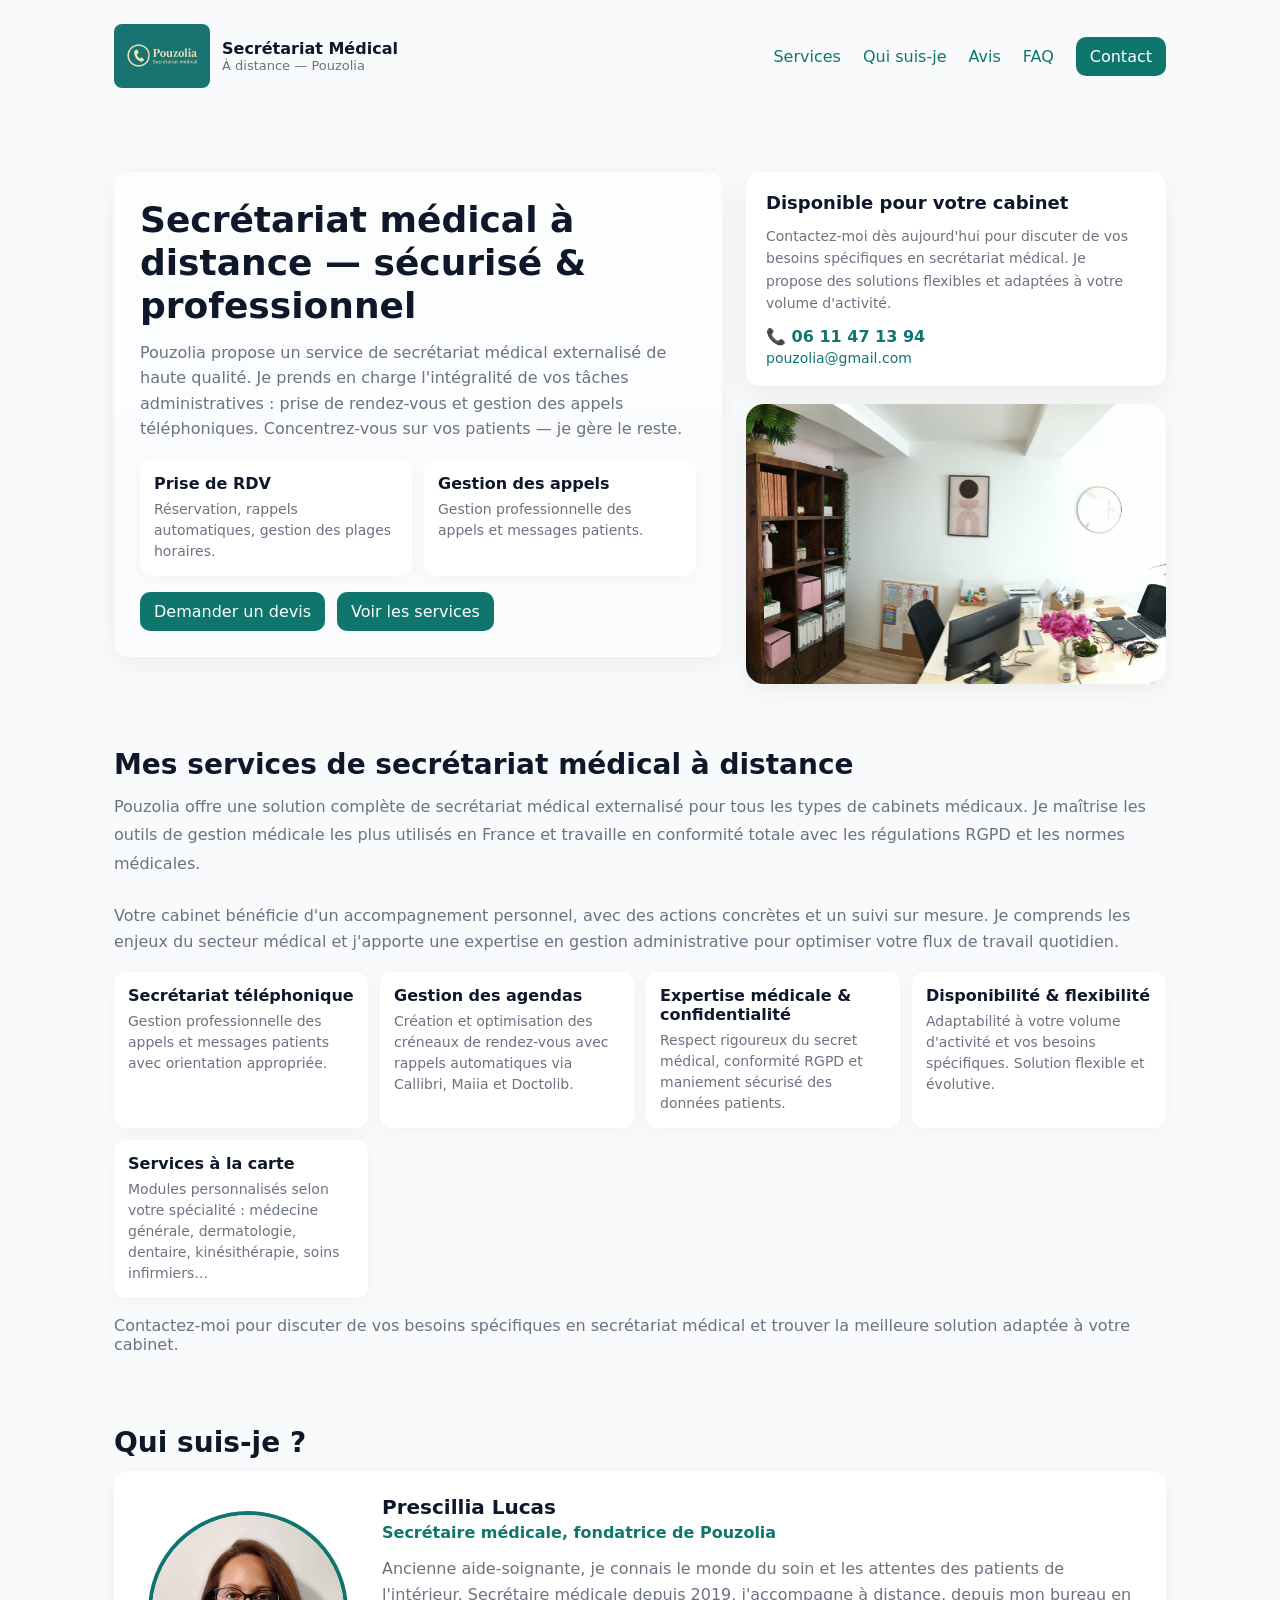
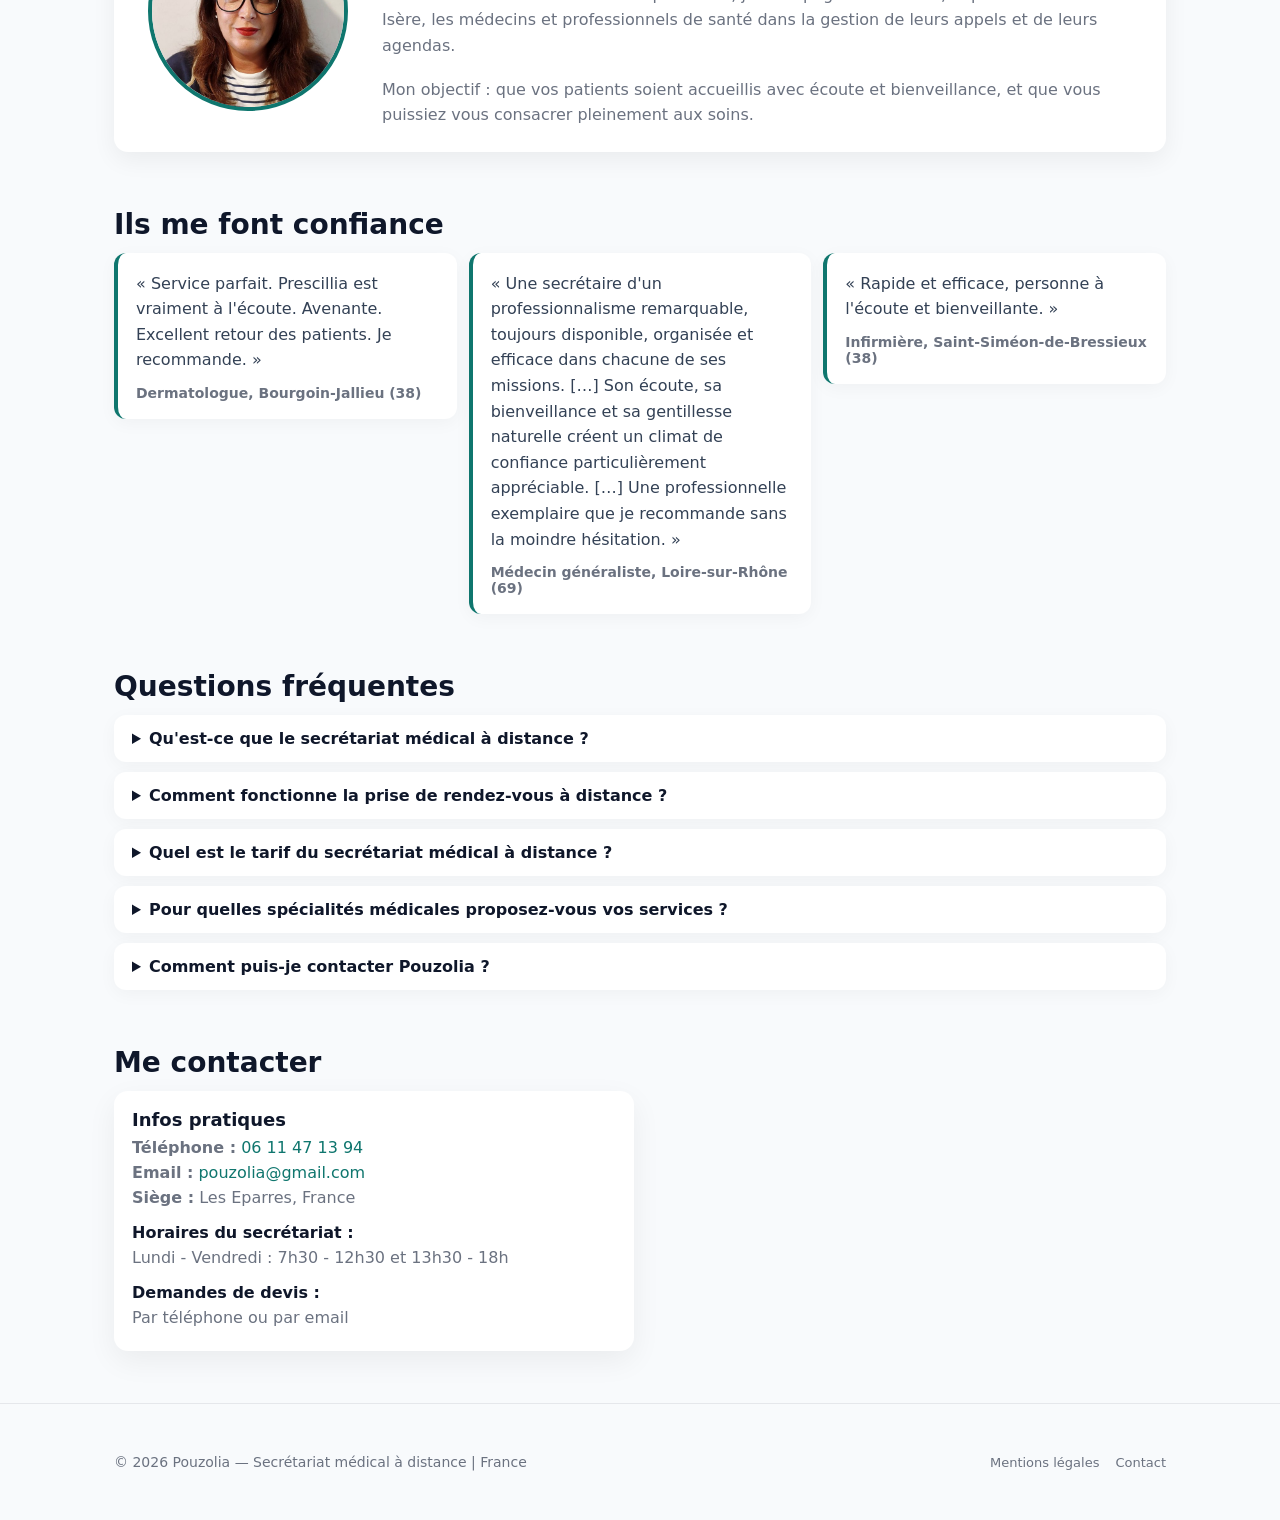
<file: index.html>
<!doctype html>
<html lang="fr">
<head>
  <meta charset="utf-8" />
  <meta name="viewport" content="width=device-width,initial-scale=1" />
  <title>Secrétariat médical à distance — Pouzolia</title>
  <meta name="description" content="Secrétariat médical à distance : gestion des rendez-vous, secrétariat téléphonique pour cabinets médicaux. Service professionnel externalisé." />
  <meta name="author" content="Pouzolia" />
  <meta name="robots" content="index, follow" />
  <meta name="theme-color" content="#0f766e" />
  <meta name="msvalidate.01" content="F98C720ADDB5A69FCB330B4B679A6550" />
  <link rel="canonical" href="https://pouzolia.github.io/" />
  <link rel="manifest" href="manifest.json" />
  <link rel="apple-touch-icon" href="apple-touch-icon.png" />
  
  
  <!-- Open Graph / Facebook -->
  <meta property="og:type" content="website" />
  <meta property="og:url" content="https://pouzolia.github.io/" />
  <meta property="og:title" content="Secrétariat médical à distance — Pouzolia" />
  <meta property="og:description" content="Gestion des rendez-vous et secrétariat téléphonique pour cabinets médicaux. Service professionnel, personnalisé et sécurisé." />
  <meta property="og:site_name" content="Pouzolia" />
  <meta property="og:locale" content="fr_FR" />
  <meta property="og:image" content="https://pouzolia.github.io/pics/partage.jpg" />
  <meta property="og:image:width" content="1200" />
  <meta property="og:image:height" content="630" />
  <meta property="og:image:alt" content="Pouzolia — Secrétariat médical" />
  
  <!-- Twitter -->
  <meta name="twitter:card" content="summary_large_image" />
  <meta name="twitter:image" content="https://pouzolia.github.io/pics/partage.jpg" />
  <meta name="twitter:title" content="Secrétariat médical à distance — Pouzolia" />
  <meta name="twitter:description" content="Service de secrétariat médical à distance pour professionnels de santé" />
  
  <!-- Données structurées JSON-LD pour Google -->
  <script type="application/ld+json">
  {
    "@context": "https://schema.org",
    "@type": "ProfessionalService",
    "name": "Pouzolia",
    "description": "Secrétariat médical à distance : gestion des rendez-vous, secrétariat téléphonique pour cabinets médicaux.",
    "url": "https://pouzolia.github.io/",
    "logo": "https://pouzolia.github.io/pics/logo.jpg",
    "image": "https://pouzolia.github.io/pics/partage.jpg",
    "telephone": "+33611471394",
    "email": "pouzolia@gmail.com",
    "sameAs": [
      "https://www.linkedin.com/company/pouzolia"
    ],
    "address": {
      "@type": "PostalAddress",
      "addressLocality": "Les Éparres",
      "postalCode": "38300",
      "addressCountry": "FR"
    },
    "areaServed": [
      {"@type": "Country", "name": "France"},
      {"@type": "AdministrativeArea", "name": "Isère"},
      {"@type": "AdministrativeArea", "name": "Rhône"},
      {"@type": "AdministrativeArea", "name": "Île-de-France"},
      {"@type": "City", "name": "Lyon"},
      {"@type": "City", "name": "Paris"},
      {"@type": "City", "name": "Grenoble"},
      {"@type": "City", "name": "Bourgoin-Jallieu"},
      {"@type": "City", "name": "L'Isle-d'Abeau"},
      {"@type": "City", "name": "Les Éparres"},
      {"@type": "City", "name": "Saint-Priest"},
      {"@type": "City", "name": "Loire-sur-Rhône"}
    ],
    "openingHoursSpecification": [
      {
        "@type": "OpeningHoursSpecification",
        "dayOfWeek": ["Monday", "Tuesday", "Wednesday", "Thursday", "Friday"],
        "opens": "07:30",
        "closes": "12:30"
      },
      {
        "@type": "OpeningHoursSpecification",
        "dayOfWeek": ["Monday", "Tuesday", "Wednesday", "Thursday", "Friday"],
        "opens": "13:30",
        "closes": "18:00"
      }
    ],
    "hasOfferCatalog": {
      "@type": "OfferCatalog",
      "name": "Services de Secrétariat Médical",
      "itemListElement": [
        {
          "@type": "Offer",
          "name": "Secrétariat téléphonique",
          "description": "Gestion professionnelle des appels, messages patients et orientation vers les bons interlocuteurs.",
          "areaServed": {"@type": "Country", "name": "France"},
          "availability": "https://schema.org/InStock"
        },
        {
          "@type": "Offer",
          "name": "Gestion des agendas",
          "description": "Création et optimisation des créneaux de rendez-vous avec rappels automatiques via Callibri, Maiia et Doctolib.",
          "areaServed": {"@type": "Country", "name": "France"},
          "availability": "https://schema.org/InStock"
        },
        {
          "@type": "Offer",
          "name": "Expertise médicale & confidentialité",
          "description": "Respect rigoureux du secret médical, conformité RGPD et maniement sécurisé des données patients.",
          "areaServed": {"@type": "Country", "name": "France"},
          "availability": "https://schema.org/InStock"
        },
        {
          "@type": "Offer",
          "name": "Disponibilité & flexibilité",
          "description": "Adaptabilité à votre volume d'activité et vos besoins spécifiques. Solution flexible et évolutive.",
          "areaServed": {"@type": "Country", "name": "France"},
          "availability": "https://schema.org/InStock"
        }
      ]
    }
  }
  </script>
  
  <!-- FAQ Schema pour SEO -->
  <script type="application/ld+json">
  {
    "@context": "https://schema.org",
    "@type": "FAQPage",
    "mainEntity": [
        {
          "@type": "Question",
          "name": "Qu'est-ce que le secrétariat médical à distance ?",
          "acceptedAnswer": {
            "@type": "Answer",
            "text": "Le secrétariat médical à distance est un service de gestion administrative pour cabinets médicaux, incluant la prise de rendez-vous et la gestion des appels téléphoniques, depuis un lieu externe."
          }
        },
        {
          "@type": "Question",
          "name": "Comment fonctionne la prise de rendez-vous à distance ?",
          "acceptedAnswer": {
            "@type": "Answer",
            "text": "Je gère vos agendas via les systèmes Callibri, Maiia et Doctolib, avec création de créneaux optimisés et rappels automatiques pour les patients."
          }
        },
        {
          "@type": "Question",
          "name": "Quel est le tarif du secrétariat médical à distance ?",
          "acceptedAnswer": {
            "@type": "Answer",
            "text": "Les tarifs sont transparents et personnalisés selon votre volume d'activité et votre spécialité médicale. Contactez-moi pour un devis détaillé."
          }
        },
        {
          "@type": "Question",
          "name": "Pour quelles spécialités médicales proposez-vous vos services ?",
          "acceptedAnswer": {
            "@type": "Answer",
            "text": "Je travaille avec l'ensemble des professionnels de santé : médecins généralistes et spécialistes (dermatologues…), dentistes, orthodontistes, kinésithérapeutes, infirmiers…"
          }
        },
        {
          "@type": "Question",
          "name": "Comment puis-je contacter Pouzolia ?",
          "acceptedAnswer": {
            "@type": "Answer",
            "text": "Pour une demande de devis, vous pouvez me contacter par téléphone au 06 11 47 13 94 (laissez-moi un message si je suis indisponible) ou par email à pouzolia@gmail.com. Je vous recontacte dans les meilleurs délais. Le secrétariat de vos patients est assuré du lundi au vendredi, de 7h30 à 12h30 et de 13h30 à 18h."
          }
        }
    ]
  }
  </script>
  
  <link rel="icon" href="favicon.ico" sizes="any" />
  
  <link rel="stylesheet" href="style.css?v=6">
</head>
<body>
  <a href="#main" class="skip-link">Aller au contenu principal</a>
  <header>
    <div class="container nav">
      <a href="./" class="brand">
        <img src="pics/logo.jpg" alt="Logo Pouzolia - Secrétariat Médical" width="96" height="64" class="brand-logo">
        <span>
          <span class="brand-name">Secrétariat Médical</span>
          <span class="brand-tagline">À distance — Pouzolia</span>
        </span>
      </a>
      <nav aria-label="Navigation principale">
        <ul>
          <li><a href="#services">Services</a></li>
          <li><a href="#qui-suis-je">Qui suis-je</a></li>
          <li><a href="#avis">Avis</a></li>
          <li><a href="#faq">FAQ</a></li>
          <li><a href="#contact" class="cta">Contact</a></li>
        </ul>
      </nav>
    </div>
  </header>

  <main class="container" id="main">
    <section class="hero">
      <div class="hero-card">
        <h1>Secrétariat médical à distance — sécurisé &amp; professionnel</h1>
        <p class="lead">Pouzolia propose un service de secrétariat médical externalisé de haute qualité. Je prends en charge l'intégralité de vos tâches administratives : prise de rendez-vous et gestion des appels téléphoniques. Concentrez-vous sur vos patients — je gère le reste.</p>
        <div class="grid-2">
          <div class="service">
            <strong>Prise de RDV</strong>
            <p class="service-text">Réservation, rappels automatiques, gestion des plages horaires.</p>
          </div>
          <div class="service">
            <strong>Gestion des appels</strong>
            <p class="service-text">Gestion professionnelle des appels et messages patients.</p>
          </div>
        </div>
        <div class="actions">
          <a href="#contact" class="cta">Demander un devis</a>
          <a href="#services" class="cta">Voir les services</a>
        </div>
      </div>

      <aside class="hero-aside">
        <div class="card">
          <h2 class="card-title">Disponible pour votre cabinet</h2>
          <p class="card-text">Contactez-moi dès aujourd'hui pour discuter de vos besoins spécifiques en secrétariat médical. Je propose des solutions flexibles et adaptées à votre volume d'activité.</p>
          <p class="card-phone">📞 <a href="tel:+33611471394">06 11 47 13 94</a></p>
          <p class="card-email"><a href="mailto:pouzolia@gmail.com">pouzolia@gmail.com</a></p>
        </div>
        <figure class="photo">
          <img src="pics/IMG-20260517-WA0000.jpg" alt="Vue du bureau Pouzolia" width="1828" height="972" loading="lazy">
        </figure>
      </aside>
    </section>

    <section id="services">
      <h2>Mes services de secrétariat médical à distance</h2>
      <p class="section-intro">Pouzolia offre une solution complète de secrétariat médical externalisé pour tous les types de cabinets médicaux. Je maîtrise les outils de gestion médicale les plus utilisés en France et travaille en conformité totale avec les régulations RGPD et les normes médicales.</p>
      <p class="lead">Votre cabinet bénéficie d'un accompagnement personnel, avec des actions concrètes et un suivi sur mesure. Je comprends les enjeux du secteur médical et j'apporte une expertise en gestion administrative pour optimiser votre flux de travail quotidien.</p>
      <div class="features">
        <article class="service">
          <h3>Secrétariat téléphonique</h3>
          <p class="service-text">Gestion professionnelle des appels et messages patients avec orientation appropriée.</p>
        </article>
        <article class="service">
          <h3>Gestion des agendas</h3>
          <p class="service-text">Création et optimisation des créneaux de rendez-vous avec rappels automatiques via Callibri, Maiia et Doctolib.</p>
        </article>
        <article class="service">
          <h3>Expertise médicale &amp; confidentialité</h3>
          <p class="service-text">Respect rigoureux du secret médical, conformité RGPD et maniement sécurisé des données patients.</p>
        </article>
        <article class="service">
          <h3>Disponibilité &amp; flexibilité</h3>
          <p class="service-text">Adaptabilité à votre volume d'activité et vos besoins spécifiques. Solution flexible et évolutive.</p>
        </article>
        <article class="service">
          <h3>Services à la carte</h3>
          <p class="service-text">Modules personnalisés selon votre spécialité : médecine générale, dermatologie, dentaire, kinésithérapie, soins infirmiers…</p>
        </article>
      </div>
      <p class="section-outro">Contactez-moi pour discuter de vos besoins spécifiques en secrétariat médical et trouver la meilleure solution adaptée à votre cabinet.</p>
    </section>

    <section id="qui-suis-je">
      <h2>Qui suis-je ?</h2>
      <div class="about">
        <img src="pics/prescillia-lucas.jpg" alt="Prescillia Lucas, fondatrice de Pouzolia" width="600" height="600" loading="lazy" class="about-photo">
        <div>
          <p class="about-name">Prescillia Lucas</p>
          <p class="about-role">Secrétaire médicale, fondatrice de Pouzolia</p>
          <p class="lead">Ancienne aide-soignante, je connais le monde du soin et les attentes des patients de l'intérieur. Secrétaire médicale depuis 2019, j'accompagne à distance, depuis mon bureau en Isère, les médecins et professionnels de santé dans la gestion de leurs appels et de leurs agendas.</p>
          <p class="lead">Mon objectif : que vos patients soient accueillis avec écoute et bienveillance, et que vous puissiez vous consacrer pleinement aux soins.</p>
        </div>
      </div>
    </section>

    <section id="avis">
      <h2>Ils me font confiance</h2>
      <div class="testimonials">
        <figure class="testimonial">
          <blockquote>
            <p>« Service parfait. Prescillia est vraiment à l'écoute. Avenante. Excellent retour des patients. Je recommande. »</p>
          </blockquote>
          <figcaption>Dermatologue, Bourgoin-Jallieu (38)</figcaption>
        </figure>
        <figure class="testimonial">
          <blockquote>
            <p>« Une secrétaire d'un professionnalisme remarquable, toujours disponible, organisée et efficace dans chacune de ses missions. […] Son écoute, sa bienveillance et sa gentillesse naturelle créent un climat de confiance particulièrement appréciable. […] Une professionnelle exemplaire que je recommande sans la moindre hésitation. »</p>
          </blockquote>
          <figcaption>Médecin généraliste, Loire-sur-Rhône (69)</figcaption>
        </figure>
        <figure class="testimonial">
          <blockquote>
            <p>« Rapide et efficace, personne à l'écoute et bienveillante. »</p>
          </blockquote>
          <figcaption>Infirmière, Saint-Siméon-de-Bressieux (38)</figcaption>
        </figure>
      </div>
    </section>

    <section id="faq">
      <h2>Questions fréquentes</h2>
      <div class="faq">
        <details>
          <summary>Qu'est-ce que le secrétariat médical à distance ?</summary>
          <p>Le secrétariat médical à distance est un service de gestion administrative pour cabinets médicaux, incluant la prise de rendez-vous et la gestion des appels téléphoniques, depuis un lieu externe.</p>
        </details>
        <details>
          <summary>Comment fonctionne la prise de rendez-vous à distance ?</summary>
          <p>Je gère vos agendas via les systèmes Callibri, Maiia et Doctolib, avec création de créneaux optimisés et rappels automatiques pour les patients.</p>
        </details>
        <details>
          <summary>Quel est le tarif du secrétariat médical à distance ?</summary>
          <p>Les tarifs sont transparents et personnalisés selon votre volume d'activité et votre spécialité médicale. Contactez-moi pour un devis détaillé.</p>
        </details>
        <details>
          <summary>Pour quelles spécialités médicales proposez-vous vos services ?</summary>
          <p>Je travaille avec l'ensemble des professionnels de santé : médecins généralistes et spécialistes (dermatologues…), dentistes, orthodontistes, kinésithérapeutes, infirmiers…</p>
        </details>
        <details>
          <summary>Comment puis-je contacter Pouzolia ?</summary>
          <p>Pour une demande de devis, vous pouvez me contacter par téléphone au 06 11 47 13 94 (laissez-moi un message si je suis indisponible) ou par email à pouzolia@gmail.com. Je vous recontacte dans les meilleurs délais. Le secrétariat de vos patients est assuré du lundi au vendredi, de 7h30 à 12h30 et de 13h30 à 18h.</p>
        </details>
      </div>
    </section>

    <section id="contact">
      <h2>Me contacter</h2>
      <div class="card contact-card">
        <h3>Infos pratiques</h3>
        <p><strong>Téléphone :</strong> <a href="tel:+33611471394">06 11 47 13 94</a></p>
        <p><strong>Email :</strong> <a href="mailto:pouzolia@gmail.com">pouzolia@gmail.com</a></p>
        <p><strong>Siège :</strong> Les Eparres, France</p>
        <p class="contact-hours-title">Horaires du secrétariat :</p>
        <p>Lundi - Vendredi : 7h30 - 12h30 et 13h30 - 18h</p>
        <p class="contact-hours-title">Demandes de devis :</p>
        <p>Par téléphone ou par email</p>
      </div>
    </section>
  </main>

  <footer>
    <div class="container footer-inner">
      <div>© <span id="year"></span> Pouzolia — Secrétariat médical à distance | France</div>
      <div class="footer-links">
        <a href="mentions-legales.html">Mentions légales</a>
        <a href="mailto:pouzolia@gmail.com">Contact</a>
      </div>
    </div>
  </footer>

  <a href="tel:+33611471394" class="call-fab">📞 Appeler</a>

  <script src="script.js"></script>
</body>
</html>
</file>
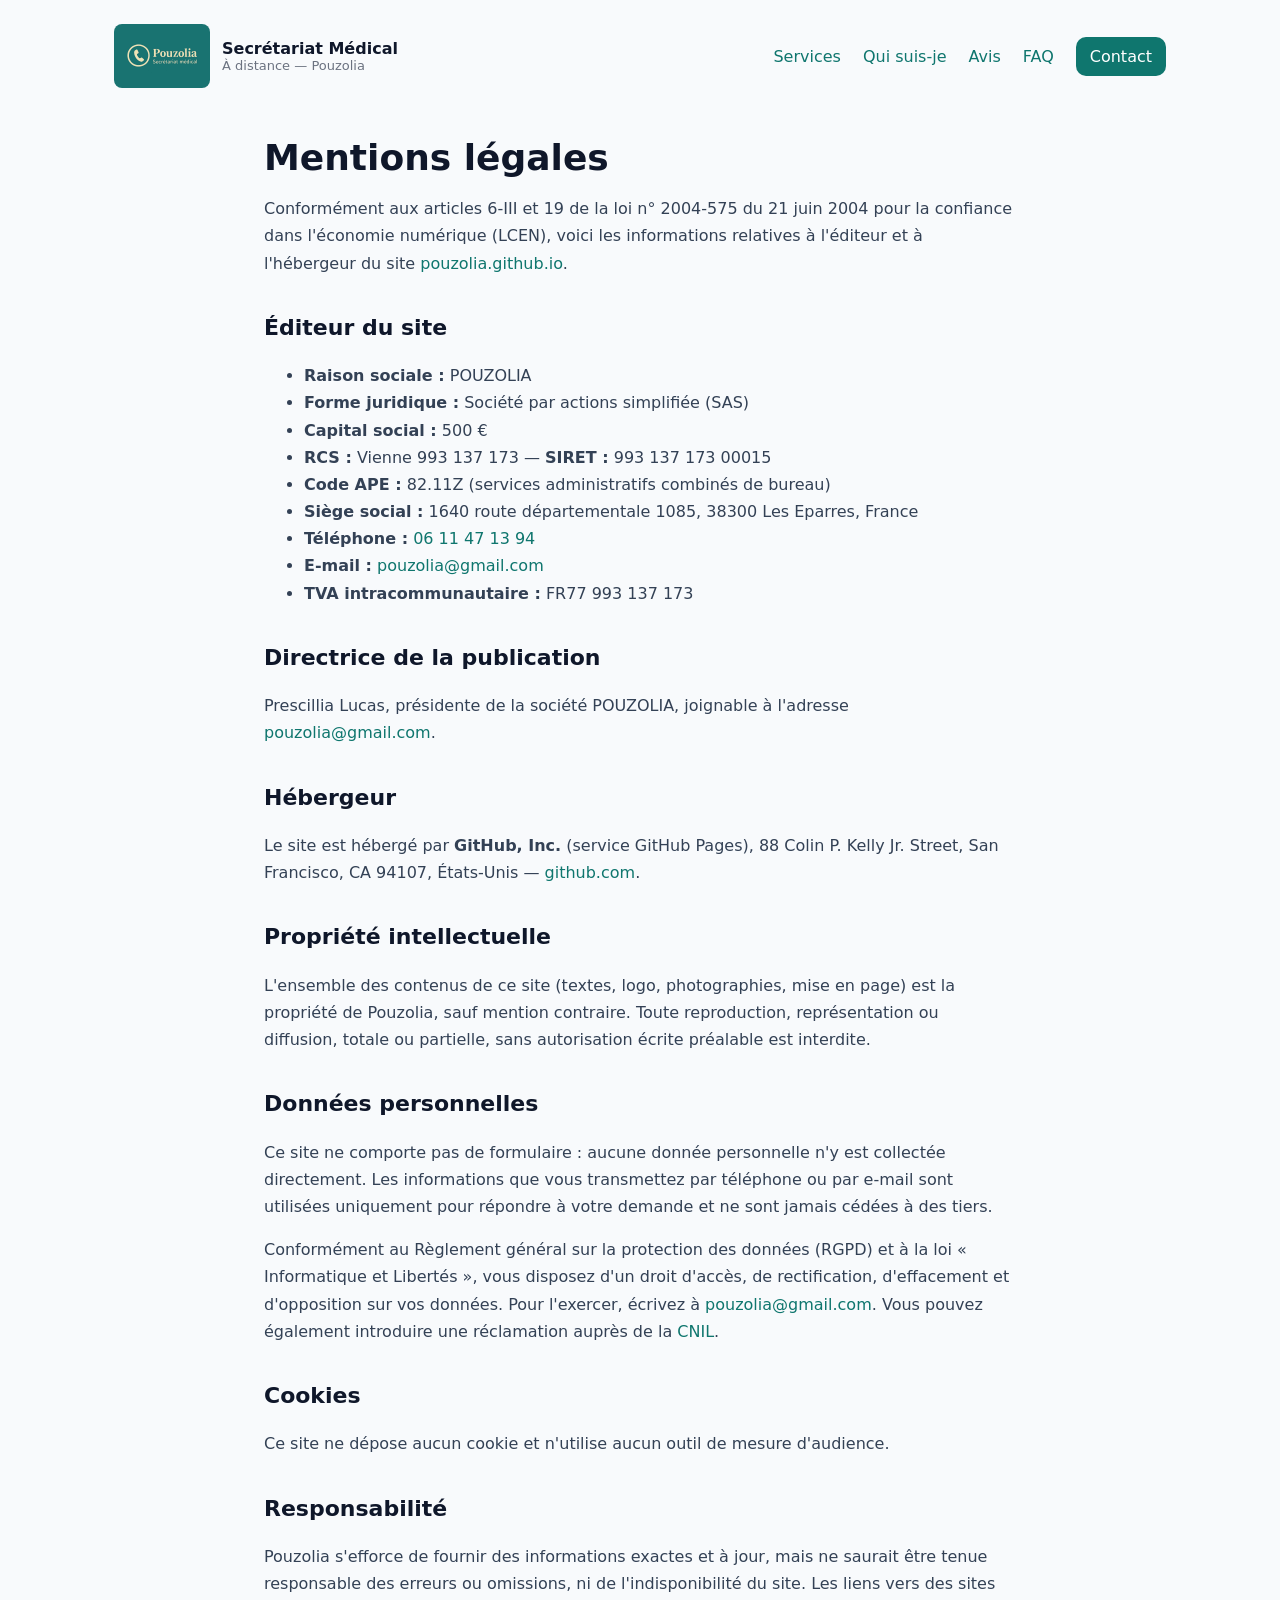
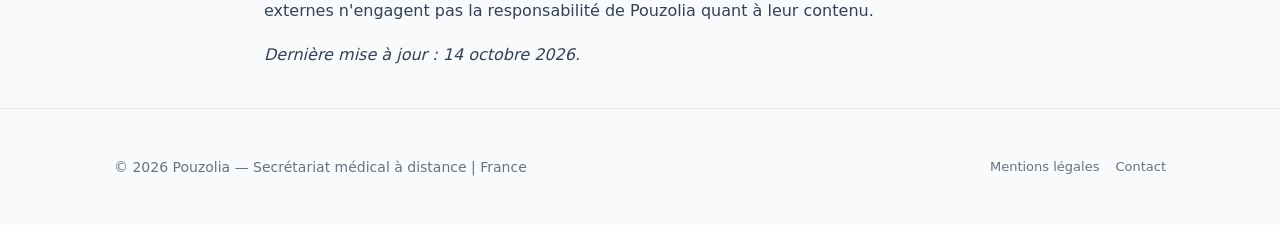
<file: mentions-legales.html>
<!doctype html>
<html lang="fr">
<head>
  <meta charset="utf-8" />
  <meta name="viewport" content="width=device-width,initial-scale=1" />
  <title>Mentions légales — Pouzolia</title>
  <meta name="description" content="Mentions légales du site Pouzolia, secrétariat médical à distance." />
  <meta name="theme-color" content="#0f766e" />
  <link rel="canonical" href="https://pouzolia.github.io/mentions-legales.html" />
  <link rel="icon" href="favicon.ico" sizes="any" />
  <link rel="apple-touch-icon" href="apple-touch-icon.png" />
  <link rel="stylesheet" href="style.css?v=6">
</head>
<body>
  <a href="#main" class="skip-link">Aller au contenu principal</a>
  <header>
    <div class="container nav">
      <a href="./" class="brand">
        <img src="pics/logo.jpg" alt="Logo Pouzolia - Secrétariat Médical" width="96" height="64" class="brand-logo">
        <span>
          <span class="brand-name">Secrétariat Médical</span>
          <span class="brand-tagline">À distance — Pouzolia</span>
        </span>
      </a>
      <nav aria-label="Navigation principale">
        <ul>
          <li><a href="./#services">Services</a></li>
          <li><a href="./#qui-suis-je">Qui suis-je</a></li>
          <li><a href="./#avis">Avis</a></li>
          <li><a href="./#faq">FAQ</a></li>
          <li><a href="./#contact" class="cta">Contact</a></li>
        </ul>
      </nav>
    </div>
  </header>

  <main class="container legal" id="main">
    <h1>Mentions légales</h1>
    <p>Conformément aux articles 6-III et 19 de la loi n° 2004-575 du 21 juin 2004 pour la confiance dans l'économie numérique (LCEN), voici les informations relatives à l'éditeur et à l'hébergeur du site <a href="https://pouzolia.github.io/">pouzolia.github.io</a>.</p>

    <h2>Éditeur du site</h2>
    <ul>
      <li><strong>Raison sociale :</strong> POUZOLIA</li>
      <li><strong>Forme juridique :</strong> Société par actions simplifiée (SAS)</li>
      <li><strong>Capital social :</strong> 500 €</li>
      <li><strong>RCS :</strong> Vienne 993 137 173 — <strong>SIRET :</strong> 993 137 173 00015</li>
      <li><strong>Code APE :</strong> 82.11Z (services administratifs combinés de bureau)</li>
      <li><strong>Siège social :</strong> 1640 route départementale 1085, 38300 Les Eparres, France</li>
      <li><strong>Téléphone :</strong> <a href="tel:+33611471394">06 11 47 13 94</a></li>
      <li><strong>E-mail :</strong> <a href="mailto:pouzolia@gmail.com">pouzolia@gmail.com</a></li>
      <li><strong>TVA intracommunautaire :</strong> FR77 993 137 173</li>
    </ul>

    <h2>Directrice de la publication</h2>
    <p>Prescillia Lucas, présidente de la société POUZOLIA, joignable à l'adresse <a href="mailto:pouzolia@gmail.com">pouzolia@gmail.com</a>.</p>

    <h2>Hébergeur</h2>
    <p>Le site est hébergé par <strong>GitHub, Inc.</strong> (service GitHub Pages), 88 Colin P. Kelly Jr. Street, San Francisco, CA 94107, États-Unis — <a href="https://github.com" rel="noopener">github.com</a>.</p>

    <h2>Propriété intellectuelle</h2>
    <p>L'ensemble des contenus de ce site (textes, logo, photographies, mise en page) est la propriété de Pouzolia, sauf mention contraire. Toute reproduction, représentation ou diffusion, totale ou partielle, sans autorisation écrite préalable est interdite.</p>

    <h2>Données personnelles</h2>
    <p>Ce site ne comporte pas de formulaire : aucune donnée personnelle n'y est collectée directement. Les informations que vous transmettez par téléphone ou par e-mail sont utilisées uniquement pour répondre à votre demande et ne sont jamais cédées à des tiers.</p>
    <p>Conformément au Règlement général sur la protection des données (RGPD) et à la loi « Informatique et Libertés », vous disposez d'un droit d'accès, de rectification, d'effacement et d'opposition sur vos données. Pour l'exercer, écrivez à <a href="mailto:pouzolia@gmail.com">pouzolia@gmail.com</a>. Vous pouvez également introduire une réclamation auprès de la <a href="https://www.cnil.fr" rel="noopener">CNIL</a>.</p>

    <h2>Cookies</h2>
    <p>Ce site ne dépose aucun cookie et n'utilise aucun outil de mesure d'audience.</p>

    <h2>Responsabilité</h2>
    <p>Pouzolia s'efforce de fournir des informations exactes et à jour, mais ne saurait être tenue responsable des erreurs ou omissions, ni de l'indisponibilité du site. Les liens vers des sites externes n'engagent pas la responsabilité de Pouzolia quant à leur contenu.</p>

    <p><em>Dernière mise à jour : 14 octobre 2026.</em></p>
  </main>

  <footer>
    <div class="container footer-inner">
      <div>© <span id="year"></span> Pouzolia — Secrétariat médical à distance | France</div>
      <div class="footer-links">
        <a href="mentions-legales.html">Mentions légales</a>
        <a href="mailto:pouzolia@gmail.com">Contact</a>
      </div>
    </div>
  </footer>

  <script src="script.js"></script>
</body>
</html>
</file>
<file: style.css>
/* Reset + base */
:root{
  --accent:#0f766e; /* teal */
  --accent-2:#064e3b;
  --muted:#6b7280;
  --bg:#f8fafc;
  --card:#ffffff;
  --radius:14px;
  --shadow:0 8px 24px rgba(2,6,23,0.06);
  font-family: Inter, ui-sans-serif, system-ui, -apple-system, "Segoe UI", Roboto, "Helvetica Neue", Arial;
}
*{box-sizing:border-box}
html,body{height:100%;margin:0;background:var(--bg);color:#0f172a}
html{scroll-behavior:smooth;scroll-padding-top:110px}
a{color:var(--accent);text-decoration:none}
a:hover{text-decoration:underline}
header{backdrop-filter: blur(6px);position:sticky;top:0;z-index:40;background:rgba(248,250,252,0.9)}
.container{max-width:1100px;margin:0 auto;padding:24px}

/* Skip links */
.skip-link{position:absolute;left:-9999px;z-index:9999}
.skip-link:focus{left:6px;top:7px;padding:8px;background:#000;color:#fff;text-decoration:none}

/* Header */
.nav{display:flex;align-items:center;justify-content:space-between;gap:12px;flex-wrap:wrap}
.brand{display:flex;align-items:center;gap:12px;color:inherit}
.brand:hover{text-decoration:none}
.brand-logo{border-radius:8px;display:block}
.brand-name{display:block;font-weight:700}
.brand-tagline{display:block;font-size:13px;color:var(--muted)}
nav ul{display:flex;align-items:center;gap:18px;list-style:none;margin:0;padding:0;flex-wrap:wrap}
.cta{display:inline-block;background:var(--accent);color:white;padding:10px 14px;border-radius:10px;transition:background 0.2s}
.cta:hover{background:var(--accent-2);text-decoration:none}

/* Hero */
.hero{display:grid;grid-template-columns:1fr;gap:24px;padding:36px 0;align-items:start}
.hero-card{background:linear-gradient(180deg,rgba(255,255,255,0.6),rgba(255,255,255,0.4));padding:26px;border-radius:var(--radius);box-shadow:0 6px 30px rgba(2,6,23,0.06)}
.hero-aside{align-self:start}
h1{font-size:clamp(26px,4vw,36px);margin:0 0 12px;line-height:1.2}
p.lead{color:var(--muted);margin:0 0 18px;line-height:1.6}
.grid-2{display:grid;grid-template-columns:repeat(auto-fit,minmax(200px,1fr));gap:12px}
.actions{margin-top:16px;display:flex;gap:12px;align-items:center;flex-wrap:wrap}

/* Cartes */
.card{background:var(--card);padding:20px;border-radius:var(--radius);box-shadow:0 10px 30px rgba(2,6,23,0.06)}
.card-title{font-size:18px}
.card-text{font-size:14px;color:var(--muted);margin:12px 0;line-height:1.6}
.card-phone{font-weight:700;margin:0 0 4px}
.card-email{font-size:14px;margin:0}
.service{background:var(--card);padding:14px;border-radius:12px;box-shadow:0 4px 18px rgba(2,6,23,0.04)}
.service h3{font-size:16px;margin:0 0 6px}
.service-text{color:var(--muted);font-size:14px;margin:6px 0 0;line-height:1.5}

/* Sections */
section{padding:28px 0}
h2{margin:0 0 12px;font-size:clamp(22px,3vw,28px)}
h3{margin:0 0 8px;font-size:18px}
.section-intro{color:var(--muted);margin:0 0 24px;line-height:1.8}
.section-outro{margin-top:18px;color:var(--muted);font-size:16px}
.features{display:grid;grid-template-columns:repeat(auto-fit,minmax(220px,1fr));gap:12px}
.photo{margin:18px 0 0;background:var(--card);border-radius:18px;overflow:hidden;box-shadow:var(--shadow)}
.photo img{width:100%;height:280px;object-fit:cover;display:block;background:#e2e8f0}

/* Qui suis-je */
.about{display:grid;grid-template-columns:1fr;gap:24px;align-items:center;background:var(--card);padding:24px;border-radius:var(--radius);box-shadow:var(--shadow)}
.about-photo{width:200px;height:200px;border-radius:50%;object-fit:cover;display:block;margin:0 auto;border:4px solid var(--accent)}
.about-name{font-size:20px;font-weight:700;margin:0}
.about-role{color:var(--accent);font-weight:600;margin:4px 0 14px}
.about p.lead:last-child{margin-bottom:0}
@media(min-width:700px){.about{grid-template-columns:220px 1fr}}

/* Avis */
.testimonials{display:grid;grid-template-columns:repeat(auto-fit,minmax(260px,1fr));gap:12px;align-items:start}
.testimonial{margin:0;background:var(--card);padding:18px;border-radius:12px;box-shadow:0 4px 18px rgba(2,6,23,0.04);border-left:4px solid var(--accent)}
.testimonial blockquote{margin:0}
.testimonial blockquote p{margin:0;line-height:1.6;color:#334155}
.testimonial figcaption{margin-top:12px;font-size:14px;font-weight:600;color:var(--muted)}

/* FAQ */
.faq{display:grid;gap:10px}
.faq details{background:var(--card);border-radius:12px;box-shadow:0 4px 18px rgba(2,6,23,0.04);padding:14px 18px}
.faq summary{cursor:pointer;font-weight:600}
.faq details p{color:var(--muted);margin:10px 0 0;line-height:1.6}

/* Contact */
.contact-card{max-width:520px;padding:18px}
.contact-card p{margin:6px 0;color:var(--muted)}
.contact-card .contact-hours-title{margin-top:16px;font-weight:600;color:inherit}

/* Pages de contenu (mentions légales) */
.legal{max-width:800px;line-height:1.7}
.legal h2{margin-top:32px;font-size:22px}
.legal p,.legal li{color:#334155}

footer{padding:26px 0;color:var(--muted);font-size:14px;border-top:1px solid #e5e7eb}
.footer-inner{display:flex;justify-content:space-between;align-items:center;gap:12px;flex-wrap:wrap}
.footer-links{display:flex;gap:16px;font-size:13px}
.footer-links a{color:var(--muted)}

/* Responsive */
@media(min-width:900px){
  .hero{grid-template-columns:1fr 420px}
  nav ul{gap:22px}
  .grid-2{grid-template-columns:repeat(2,1fr)}
}
/* Bouton d'appel flottant (mobile uniquement) */
.call-fab{display:none}

@media(max-width:600px){
  .nav{flex-direction:column;align-items:flex-start}
  nav ul{width:100%;justify-content:center}
  .call-fab{display:block;position:fixed;right:16px;bottom:16px;z-index:50;background:var(--accent);color:#fff;font-weight:700;padding:14px 20px;border-radius:999px;box-shadow:0 8px 24px rgba(2,6,23,0.25)}
  .call-fab:hover{text-decoration:none;background:var(--accent-2)}
  footer{padding-bottom:90px}
}
</file>
